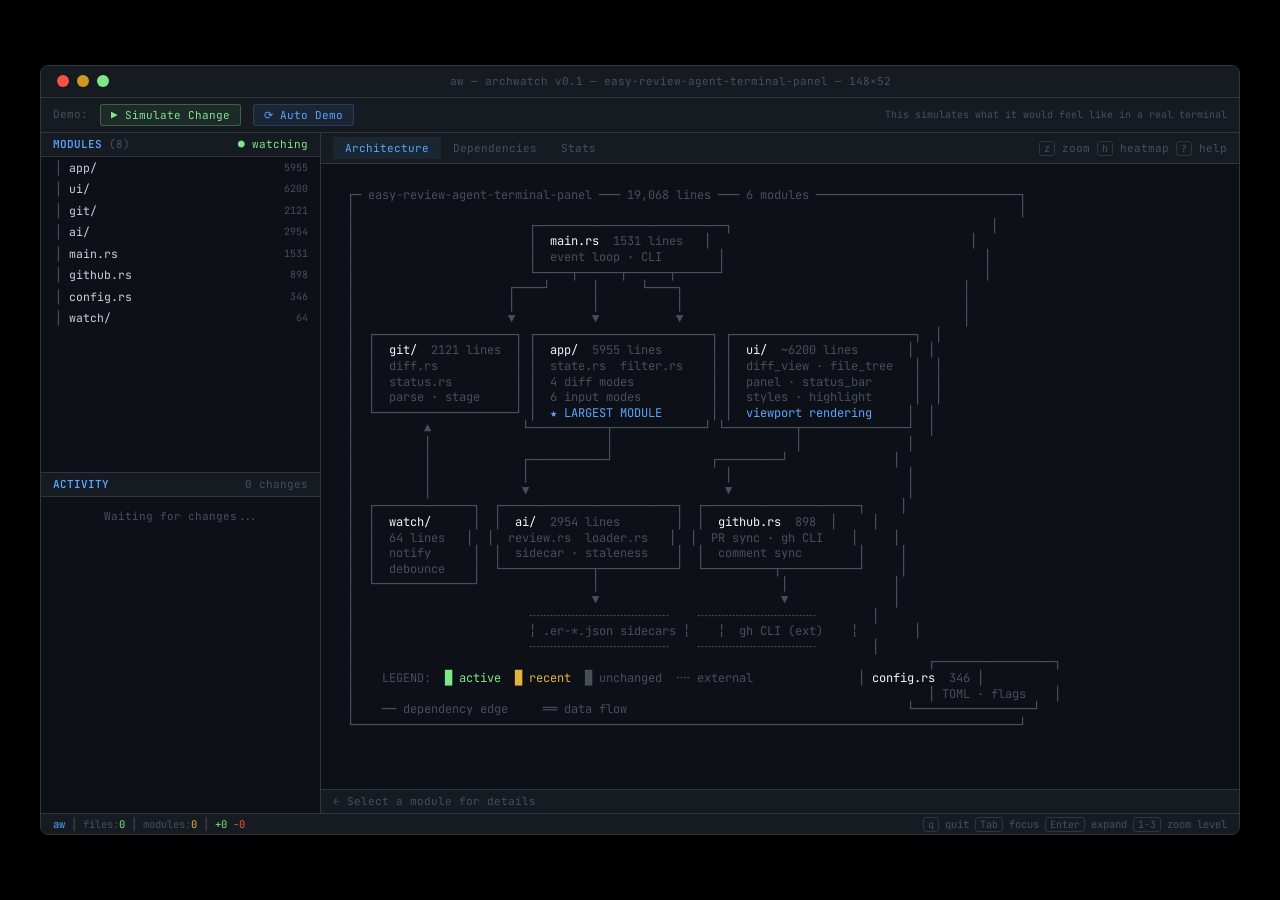
<file: archwatch-tui-mockup.html>
<!DOCTYPE html>
<html lang="en">
<head>
  <meta charset="UTF-8">
  <meta name="viewport" content="width=device-width, initial-scale=1.0">
  <title>ArchWatch TUI Mockup — Terminal Simulation</title>
  <link rel="preconnect" href="https://fonts.googleapis.com">
  <link rel="preconnect" href="https://fonts.gstatic.com" crossorigin>
  <link href="https://fonts.googleapis.com/css2?family=JetBrains+Mono:wght@300;400;500;600;700&display=swap" rel="stylesheet">
  <style>
    * { box-sizing: border-box; margin: 0; padding: 0; }

    :root {
      --bg: #0d1117;
      --surface: #161b22;
      --border: #30363d;
      --text: #c9d1d9;
      --text-dim: #484f58;
      --text-bright: #f0f6fc;
      --accent: #58a6ff;
      --green: #7ee787;
      --green-dim: #238636;
      --red: #f85149;
      --yellow: #d29922;
      --yellow-bright: #e3b341;
      --purple: #bc8cff;
      --cyan: #39c5cf;
      --orange: #f0883e;
    }

    body {
      background: #000;
      color: var(--text);
      font-family: 'JetBrains Mono', monospace;
      font-size: 13px;
      line-height: 1.4;
      display: flex;
      align-items: center;
      justify-content: center;
      min-height: 100vh;
      padding: 20px;
    }

    .terminal {
      background: var(--bg);
      border: 1px solid var(--border);
      border-radius: 8px;
      width: 100%;
      max-width: 1200px;
      overflow: hidden;
      box-shadow: 0 16px 48px rgba(0,0,0,0.6);
    }

    .terminal-titlebar {
      background: var(--surface);
      border-bottom: 1px solid var(--border);
      padding: 8px 16px;
      display: flex;
      align-items: center;
      gap: 8px;
    }
    .terminal-dot { width: 12px; height: 12px; border-radius: 50%; }
    .dot-red { background: #f85149; }
    .dot-yellow { background: #d29922; }
    .dot-green { background: #7ee787; }
    .terminal-title {
      flex: 1;
      text-align: center;
      font-size: 11px;
      color: var(--text-dim);
    }

    .terminal-body {
      padding: 0;
      font-size: 12.5px;
      line-height: 1.35;
      overflow: hidden;
    }

    /* TUI layout */
    .tui-container {
      display: flex;
      height: 680px;
    }

    .tui-sidebar {
      width: 280px;
      border-right: 1px solid var(--border);
      display: flex;
      flex-direction: column;
      overflow: hidden;
    }

    .tui-main {
      flex: 1;
      display: flex;
      flex-direction: column;
      overflow: hidden;
    }

    .tui-header {
      background: var(--surface);
      border-bottom: 1px solid var(--border);
      padding: 4px 12px;
      font-size: 11px;
      display: flex;
      align-items: center;
      justify-content: space-between;
      color: var(--text-dim);
    }

    .tui-header .label { color: var(--accent); font-weight: 600; }
    .tui-header .active-label { color: var(--green); }

    .tui-content {
      flex: 1;
      overflow-y: auto;
      padding: 0;
    }

    .tui-content::-webkit-scrollbar { width: 4px; }
    .tui-content::-webkit-scrollbar-track { background: var(--bg); }
    .tui-content::-webkit-scrollbar-thumb { background: var(--border); border-radius: 2px; }

    .tui-statusbar {
      background: var(--surface);
      border-top: 1px solid var(--border);
      padding: 3px 12px;
      font-size: 10.5px;
      display: flex;
      justify-content: space-between;
      color: var(--text-dim);
    }

    /* Diagram area */
    .diagram-ascii {
      padding: 8px 12px;
      white-space: pre;
      font-size: 12px;
      line-height: 1.3;
      color: var(--text-dim);
      min-height: 100%;
      position: relative;
    }

    /* Sidebar file list */
    .file-entry {
      padding: 3px 12px;
      font-size: 11.5px;
      cursor: pointer;
      display: flex;
      justify-content: space-between;
      align-items: center;
      border-left: 2px solid transparent;
      transition: all 0.15s;
    }
    .file-entry:hover { background: rgba(88,166,255,0.06); }
    .file-entry.selected { background: rgba(88,166,255,0.1); border-left-color: var(--accent); }
    .file-entry.changed-active {
      border-left-color: var(--green);
      background: rgba(126,231,135,0.06);
    }
    .file-entry.changed-recent {
      border-left-color: var(--yellow);
      background: rgba(210,153,34,0.04);
    }

    .file-name { color: var(--text); }
    .file-lines { color: var(--text-dim); font-size: 10px; }
    .file-badge {
      font-size: 9px;
      padding: 1px 5px;
      border-radius: 3px;
      font-weight: 600;
    }
    .badge-active { background: rgba(126,231,135,0.15); color: var(--green); }
    .badge-recent { background: rgba(210,153,34,0.12); color: var(--yellow-bright); }

    /* Activity feed */
    .activity-entry {
      padding: 6px 12px;
      border-bottom: 1px solid rgba(48,54,61,0.4);
      font-size: 11px;
    }
    .activity-time { color: var(--text-dim); font-size: 10px; }
    .activity-file { color: var(--accent); }
    .activity-desc { color: var(--text-dim); font-size: 10.5px; }
    .activity-stats { font-size: 10px; }

    /* Keyboard hints */
    .kbd {
      background: var(--surface);
      border: 1px solid var(--border);
      border-radius: 3px;
      padding: 0px 4px;
      font-size: 10px;
      color: var(--text-dim);
    }

    /* Color classes */
    .c-green { color: var(--green); }
    .c-red { color: var(--red); }
    .c-yellow { color: var(--yellow-bright); }
    .c-accent { color: var(--accent); }
    .c-purple { color: var(--purple); }
    .c-cyan { color: var(--cyan); }
    .c-dim { color: var(--text-dim); }
    .c-bright { color: var(--text-bright); }
    .c-orange { color: var(--orange); }

    /* Pulsing for active nodes */
    @keyframes ascii-pulse {
      0%, 100% { opacity: 1; }
      50% { opacity: 0.5; }
    }
    .ascii-pulse { animation: ascii-pulse 1.5s ease-in-out infinite; }

    @keyframes ascii-glow {
      0%, 100% { opacity: 0.9; }
      50% { opacity: 0.6; }
    }
    .ascii-glow { animation: ascii-glow 2.5s ease-in-out infinite; }

    /* Tab switcher */
    .view-tabs {
      display: flex;
      gap: 0;
    }
    .view-tab {
      padding: 4px 12px;
      font-size: 11px;
      cursor: pointer;
      border: none;
      background: none;
      color: var(--text-dim);
      font-family: 'JetBrains Mono', monospace;
      transition: all 0.15s;
    }
    .view-tab.active {
      color: var(--accent);
      background: rgba(88,166,255,0.08);
    }
    .view-tab:hover:not(.active) { color: var(--text); }

    /* Controls bar */
    .controls-bar {
      background: var(--surface);
      border-bottom: 1px solid var(--border);
      padding: 6px 12px;
      display: flex;
      align-items: center;
      gap: 12px;
    }
    .control-btn {
      background: rgba(88,166,255,0.08);
      border: 1px solid rgba(88,166,255,0.2);
      color: var(--accent);
      padding: 3px 10px;
      border-radius: 3px;
      font-family: 'JetBrains Mono', monospace;
      font-size: 11px;
      cursor: pointer;
      transition: all 0.15s;
    }
    .control-btn:hover { background: rgba(88,166,255,0.15); }
    .control-btn.green {
      background: rgba(126,231,135,0.08);
      border-color: rgba(126,231,135,0.3);
      color: var(--green);
    }
    .control-btn.green:hover { background: rgba(126,231,135,0.15); }
    .control-btn.red {
      background: rgba(248,81,73,0.08);
      border-color: rgba(248,81,73,0.3);
      color: var(--red);
    }
  </style>
</head>
<body>

<div class="terminal">
  <!-- Title bar -->
  <div class="terminal-titlebar">
    <div class="terminal-dot dot-red"></div>
    <div class="terminal-dot dot-yellow"></div>
    <div class="terminal-dot dot-green"></div>
    <div class="terminal-title">aw — archwatch v0.1 — easy-review-agent-terminal-panel — 148×52</div>
  </div>

  <!-- Controls (simulated, outside terminal chrome) -->
  <div class="controls-bar">
    <span style="font-size:11px; color: var(--text-dim);">Demo:</span>
    <button class="control-btn green" onclick="simulateChange()">▶ Simulate Change</button>
    <button class="control-btn" id="auto-btn" onclick="toggleAutoDemo()">⟳ Auto Demo</button>
    <span style="flex:1"></span>
    <span style="font-size:10px; color: var(--text-dim);">This simulates what it would feel like in a real terminal</span>
  </div>

  <div class="terminal-body">
    <div class="tui-container">

      <!-- LEFT SIDEBAR -->
      <div class="tui-sidebar">
        <!-- Sidebar header -->
        <div class="tui-header">
          <span><span class="label">MODULES</span> <span class="c-dim">(8)</span></span>
          <span class="active-label" id="watch-indicator">● watching</span>
        </div>

        <!-- Module list -->
        <div class="tui-content" id="module-list" style="flex: 1; border-bottom: 1px solid var(--border);">
          <!-- populated by JS -->
        </div>

        <!-- Activity header -->
        <div class="tui-header">
          <span><span class="label">ACTIVITY</span></span>
          <span class="c-dim" id="activity-count">0 changes</span>
        </div>

        <!-- Activity feed -->
        <div class="tui-content" id="activity-feed" style="flex: 1;">
          <div style="padding: 12px; color: var(--text-dim); font-size: 11px; text-align: center;">
            Waiting for changes...
          </div>
        </div>
      </div>

      <!-- MAIN DIAGRAM AREA -->
      <div class="tui-main">
        <div class="tui-header">
          <div class="view-tabs">
            <button class="view-tab active" data-view="arch" onclick="switchView('arch')">Architecture</button>
            <button class="view-tab" data-view="deps" onclick="switchView('deps')">Dependencies</button>
            <button class="view-tab" data-view="stats" onclick="switchView('stats')">Stats</button>
          </div>
          <span class="c-dim">
            <span class="kbd">z</span> zoom
            <span class="kbd">h</span> heatmap
            <span class="kbd">?</span> help
          </span>
        </div>

        <!-- Diagram content -->
        <div class="tui-content" style="flex: 1;">
          <div class="diagram-ascii" id="diagram-area"><!-- populated by JS --></div>
        </div>

        <!-- Detail bar at bottom of diagram area -->
        <div id="detail-bar" class="tui-header" style="min-height: 22px; border-top: 1px solid var(--border); border-bottom: none;">
          <span class="c-dim" id="detail-text">← Select a module for details</span>
          <span class="c-dim" id="detail-right"></span>
        </div>
      </div>
    </div>

    <!-- Status bar -->
    <div class="tui-statusbar">
      <span>
        <span class="c-accent">aw</span>
        <span class="c-dim">│</span>
        <span class="c-dim">files:</span><span class="c-green" id="sb-files">0</span>
        <span class="c-dim">│</span>
        <span class="c-dim">modules:</span><span class="c-yellow" id="sb-modules">0</span>
        <span class="c-dim">│</span>
        <span class="c-green" id="sb-added">+0</span>
        <span class="c-red" id="sb-removed">-0</span>
      </span>
      <span>
        <span class="kbd">q</span><span class="c-dim"> quit</span>
        <span class="kbd">Tab</span><span class="c-dim"> focus</span>
        <span class="kbd">Enter</span><span class="c-dim"> expand</span>
        <span class="kbd">1-3</span><span class="c-dim"> zoom level</span>
      </span>
    </div>
  </div>
</div>

<script>
  // ===================== STATE =====================
  const modules = [
    { id: 'app',     name: 'app/',       files: ['state.rs','filter.rs'], lines: 5955, status: 'normal', desc: 'App state, navigation, comments, filter system' },
    { id: 'ui',      name: 'ui/',        files: ['diff_view.rs','file_tree.rs','panel.rs','status_bar.rs','styles.rs','highlight.rs','overlay.rs','settings.rs'], lines: 6200, status: 'normal', desc: 'Ratatui rendering, viewport-based, syntax highlighting' },
    { id: 'git',     name: 'git/',       files: ['diff.rs','status.rs'], lines: 2121, status: 'normal', desc: 'Git diff parsing, staging, worktrees, commit log' },
    { id: 'ai',      name: 'ai/',        files: ['review.rs','loader.rs','relocate.rs'], lines: 2954, status: 'normal', desc: 'AI review data model, sidecar loader, comment relocation' },
    { id: 'main',    name: 'main.rs',    files: ['main.rs'], lines: 1531, status: 'normal', desc: 'Event loop, CLI parsing, input routing' },
    { id: 'github',  name: 'github.rs',  files: ['github.rs'], lines: 898, status: 'normal', desc: 'GitHub PR sync, gh CLI wrapper' },
    { id: 'config',  name: 'config.rs',  files: ['config.rs'], lines: 346, status: 'normal', desc: 'TOML config, feature flags, settings' },
    { id: 'watch',   name: 'watch/',     files: ['mod.rs'], lines: 64, status: 'normal', desc: 'File watcher, notify + debounce' },
  ];

  const changeScenarios = [
    { moduleId: 'ui', file: 'diff_view.rs', desc: 'Update viewport rendering', added: 23, removed: 8 },
    { moduleId: 'app', file: 'state.rs', desc: 'Add bookmark nav to App', added: 45, removed: 12 },
    { moduleId: 'git', file: 'diff.rs', desc: 'Fix binary file parser', added: 7, removed: 3 },
    { moduleId: 'ai', file: 'review.rs', desc: 'Add staleness check', added: 18, removed: 5 },
    { moduleId: 'ui', file: 'styles.rs', desc: 'Adjust highlight contrast', added: 4, removed: 4 },
    { moduleId: 'main', file: 'main.rs', desc: 'Wire split diff keybind', added: 12, removed: 2 },
    { moduleId: 'github', file: 'github.rs', desc: 'PR merge commit detect', added: 31, removed: 9 },
    { moduleId: 'config', file: 'config.rs', desc: 'Add blame feature flag', added: 8, removed: 1 },
    { moduleId: 'app', file: 'filter.rs', desc: 'New "modified only" preset', added: 15, removed: 0 },
    { moduleId: 'watch', file: 'mod.rs', desc: 'Watch .git/refs/', added: 11, removed: 3 },
    { moduleId: 'ai', file: 'loader.rs', desc: 'Switch to inotify', added: 28, removed: 14 },
    { moduleId: 'ui', file: 'file_tree.rs', desc: 'Change count badges', added: 19, removed: 6 },
  ];

  let scenarioIdx = 0;
  let activityLog = [];
  let stats = { files: 0, modules: new Set(), added: 0, removed: 0 };
  let autoRunning = false;
  let autoTimer = null;
  let selectedModule = null;

  // ===================== RENDER MODULE LIST =====================
  function renderModuleList() {
    const el = document.getElementById('module-list');
    el.innerHTML = modules.map(m => {
      const sel = selectedModule === m.id ? ' selected' : '';
      const statusClass = m.status === 'active' ? ' changed-active' : m.status === 'recent' ? ' changed-recent' : '';
      const badge = m.status === 'active'
        ? '<span class="file-badge badge-active">CHANGED</span>'
        : m.status === 'recent'
        ? '<span class="file-badge badge-recent">recent</span>'
        : `<span class="file-lines">${m.lines}</span>`;
      return `<div class="file-entry${sel}${statusClass}" onclick="selectModule('${m.id}')">
        <span class="file-name">${m.status === 'active' ? '<span class="c-green">▌</span>' : m.status === 'recent' ? '<span class="c-yellow">▌</span>' : '<span class="c-dim">│</span>'} ${m.name}</span>
        ${badge}
      </div>`;
    }).join('');
  }

  // ===================== RENDER ASCII DIAGRAM =====================
  function renderDiagram() {
    const s = (id) => {
      const m = modules.find(x => x.id === id);
      if (m.status === 'active') return 'c-green ascii-pulse';
      if (m.status === 'recent') return 'c-yellow ascii-glow';
      return 'c-dim';
    };
    const b = (id) => {
      const m = modules.find(x => x.id === id);
      if (m.status === 'active') return 'c-green';
      if (m.status === 'recent') return 'c-yellow';
      return 'c-dim';
    };
    const n = (id) => {
      const m = modules.find(x => x.id === id);
      if (m.status === 'active') return 'c-green';
      if (m.status === 'recent') return 'c-yellow-bright';
      return 'c-bright';
    };
    const e = (id) => {
      const m = modules.find(x => x.id === id);
      if (m.status === 'active') return 'c-green';
      if (m.status === 'recent') return 'c-yellow';
      return 'c-dim';
    };
    const ln = (id) => {
      const m = modules.find(x => x.id === id);
      return m.lines;
    };

    document.getElementById('diagram-area').innerHTML = `
<span class="c-dim">  ┌─ easy-review-agent-terminal-panel ─── 19,068 lines ─── 6 modules ─────────────────────────────┐</span>
<span class="c-dim">  │                                                                                               │</span>
<span class="c-dim">  │</span>                         <span class="${b('main')}">┌───────────────────────────┐</span>                                     <span class="c-dim">│</span>
<span class="c-dim">  │</span>                         <span class="${b('main')}">│</span>  <span class="${n('main')}">main.rs</span>  <span class="c-dim">${ln('main')} lines</span>   <span class="${b('main')}">│</span>                                     <span class="c-dim">│</span>
<span class="c-dim">  │</span>                         <span class="${b('main')}">│</span>  <span class="c-dim">event loop · CLI</span>        <span class="${b('main')}">│</span>                                     <span class="c-dim">│</span>
<span class="c-dim">  │</span>                         <span class="${b('main')}">└─────┬──────┬──────┬──────┘</span>                                     <span class="c-dim">│</span>
<span class="c-dim">  │</span>                      <span class="${e('main')}">┌────┘</span>      <span class="${e('main')}">│</span>      <span class="${e('main')}">└────┐</span>                                        <span class="c-dim">│</span>
<span class="c-dim">  │</span>                      <span class="${e('main')}">│</span>           <span class="${e('main')}">│</span>           <span class="${e('main')}">│</span>                                        <span class="c-dim">│</span>
<span class="c-dim">  │</span>                      <span class="${e('main')}">▼</span>           <span class="${e('main')}">▼</span>           <span class="${e('main')}">▼</span>                                        <span class="c-dim">│</span>
<span class="c-dim">  │</span>  <span class="${b('git')}">┌────────────────────┐</span> <span class="${b('app')}">┌─────────────────────────┐</span> <span class="${b('ui')}">┌──────────────────────────┐</span>  <span class="c-dim">│</span>
<span class="c-dim">  │</span>  <span class="${b('git')}">│</span>  <span class="${n('git')}">git/</span>  <span class="c-dim">${ln('git')} lines</span>  <span class="${b('git')}">│</span> <span class="${b('app')}">│</span>  <span class="${n('app')}">app/</span>  <span class="c-dim">${ln('app')} lines</span>       <span class="${b('app')}">│</span> <span class="${b('ui')}">│</span>  <span class="${n('ui')}">ui/</span>  <span class="c-dim">~${ln('ui')} lines</span>       <span class="${b('ui')}">│</span>  <span class="c-dim">│</span>
<span class="c-dim">  │</span>  <span class="${b('git')}">│</span>  <span class="c-dim">diff.rs</span>           <span class="${b('git')}">│</span> <span class="${b('app')}">│</span>  <span class="c-dim">state.rs  filter.rs</span>    <span class="${b('app')}">│</span> <span class="${b('ui')}">│</span>  <span class="c-dim">diff_view · file_tree</span>   <span class="${b('ui')}">│</span>  <span class="c-dim">│</span>
<span class="c-dim">  │</span>  <span class="${b('git')}">│</span>  <span class="c-dim">status.rs</span>         <span class="${b('git')}">│</span> <span class="${b('app')}">│</span>  <span class="c-dim">4 diff modes</span>           <span class="${b('app')}">│</span> <span class="${b('ui')}">│</span>  <span class="c-dim">panel · status_bar</span>      <span class="${b('ui')}">│</span>  <span class="c-dim">│</span>
<span class="c-dim">  │</span>  <span class="${b('git')}">│</span>  <span class="c-dim">parse · stage</span>     <span class="${b('git')}">│</span> <span class="${b('app')}">│</span>  <span class="c-dim">6 input modes</span>          <span class="${b('app')}">│</span> <span class="${b('ui')}">│</span>  <span class="c-dim">styles · highlight</span>      <span class="${b('ui')}">│</span>  <span class="c-dim">│</span>
<span class="c-dim">  │</span>  <span class="${b('git')}">└────────────────────┘</span> <span class="${b('app')}">│</span>  <span class="c-accent">★ LARGEST MODULE</span>       <span class="${b('app')}">│</span> <span class="${b('ui')}">│</span>  <span class="c-accent">viewport rendering</span>     <span class="${b('ui')}">│</span>  <span class="c-dim">│</span>
<span class="c-dim">  │</span>          <span class="${e('git')}">▲</span>             <span class="${b('app')}">└───────────┬─────────────┘</span> <span class="${b('ui')}">└──────────┬───────────────┘</span>  <span class="c-dim">│</span>
<span class="c-dim">  │</span>          <span class="${e('git')}">│</span>                         <span class="${e('app')}">│</span>                          <span class="${e('ui')}">│</span>               <span class="c-dim">│</span>
<span class="c-dim">  │</span>          <span class="${e('git')}">│</span>             <span class="${e('app')}">┌───────────┘</span>              <span class="${e('ui')}">┌─────────┘</span>               <span class="c-dim">│</span>
<span class="c-dim">  │</span>          <span class="${e('git')}">│</span>             <span class="${e('app')}">│</span>                            <span class="${e('ui')}">│</span>                         <span class="c-dim">│</span>
<span class="c-dim">  │</span>          <span class="${e('git')}">│</span>             <span class="${e('app')}">▼</span>                            <span class="${e('ui')}">▼</span>                         <span class="c-dim">│</span>
<span class="c-dim">  │</span>  <span class="${b('watch')}">┌──────────────┐</span>  <span class="${b('ai')}">┌─────────────────────────┐</span>  <span class="${b('github')}">┌──────────────────────┐</span>     <span class="c-dim">│</span>
<span class="c-dim">  │</span>  <span class="${b('watch')}">│</span>  <span class="${n('watch')}">watch/</span>      <span class="${b('watch')}">│</span>  <span class="${b('ai')}">│</span>  <span class="${n('ai')}">ai/</span>  <span class="c-dim">${ln('ai')} lines</span>        <span class="${b('ai')}">│</span>  <span class="${b('github')}">│</span>  <span class="${n('github')}">github.rs</span>  <span class="c-dim">${ln('github')}</span>  <span class="${b('github')}">│</span>     <span class="c-dim">│</span>
<span class="c-dim">  │</span>  <span class="${b('watch')}">│</span>  <span class="c-dim">${ln('watch')} lines</span>   <span class="${b('watch')}">│</span>  <span class="${b('ai')}">│</span>  <span class="c-dim">review.rs  loader.rs</span>   <span class="${b('ai')}">│</span>  <span class="${b('github')}">│</span>  <span class="c-dim">PR sync · gh CLI</span>    <span class="${b('github')}">│</span>     <span class="c-dim">│</span>
<span class="c-dim">  │</span>  <span class="${b('watch')}">│</span>  <span class="c-dim">notify</span>      <span class="${b('watch')}">│</span>  <span class="${b('ai')}">│</span>  <span class="c-dim">sidecar · staleness</span>    <span class="${b('ai')}">│</span>  <span class="${b('github')}">│</span>  <span class="c-dim">comment sync</span>        <span class="${b('github')}">│</span>     <span class="c-dim">│</span>
<span class="c-dim">  │</span>  <span class="${b('watch')}">│</span>  <span class="c-dim">debounce</span>    <span class="${b('watch')}">│</span>  <span class="${b('ai')}">└─────────────┬───────────┘</span>  <span class="${b('github')}">└──────────┬───────────┘</span>     <span class="c-dim">│</span>
<span class="c-dim">  │</span>  <span class="${b('watch')}">└──────────────┘</span>                <span class="${e('ai')}">│</span>                          <span class="${e('github')}">│</span>               <span class="c-dim">│</span>
<span class="c-dim">  │</span>                                  <span class="${e('ai')}">▼</span>                          <span class="${e('github')}">▼</span>               <span class="c-dim">│</span>
<span class="c-dim">  │</span>                         <span class="c-dim">╌╌╌╌╌╌╌╌╌╌╌╌╌╌╌╌╌╌╌╌</span>    <span class="c-dim">╌╌╌╌╌╌╌╌╌╌╌╌╌╌╌╌╌</span>        <span class="c-dim">│</span>
<span class="c-dim">  │</span>                         <span class="c-dim">╎ .er-*.json sidecars ╎</span>    <span class="c-dim">╎  gh CLI (ext)    ╎</span>        <span class="c-dim">│</span>
<span class="c-dim">  │</span>                         <span class="c-dim">╌╌╌╌╌╌╌╌╌╌╌╌╌╌╌╌╌╌╌╌</span>    <span class="c-dim">╌╌╌╌╌╌╌╌╌╌╌╌╌╌╌╌╌</span>        <span class="c-dim">│</span>
<span class="c-dim">  │</span>                                                                                  <span class="${b('config')}">┌─────────────────┐</span>
<span class="c-dim">  │</span>    <span class="c-dim">LEGEND:</span>  <span class="c-green">█ active</span>  <span class="c-yellow">█ recent</span>  <span class="c-dim">█ unchanged</span>  <span class="c-dim">╌╌ external</span>               <span class="${b('config')}">│</span> <span class="${n('config')}">config.rs</span>  <span class="c-dim">${ln('config')}</span> <span class="${b('config')}">│</span>
<span class="c-dim">  │</span>                                                                                  <span class="${b('config')}">│</span> <span class="c-dim">TOML · flags</span>    <span class="${b('config')}">│</span>
<span class="c-dim">  │</span>    <span class="c-dim">── dependency edge     ══ data flow</span>                                        <span class="${b('config')}">└─────────────────┘</span>
<span class="c-dim">  └───────────────────────────────────────────────────────────────────────────────────────────────┘</span>`;
  }

  // ===================== SELECT MODULE =====================
  function selectModule(id) {
    selectedModule = id;
    const m = modules.find(x => x.id === id);
    document.getElementById('detail-text').innerHTML =
      `<span class="${m.status === 'active' ? 'c-green' : m.status === 'recent' ? 'c-yellow' : 'c-accent'}">${m.name}</span> <span class="c-dim">—</span> ${m.desc}`;
    document.getElementById('detail-right').innerHTML =
      `<span class="c-dim">${m.lines} lines</span> <span class="c-dim">│</span> <span class="c-dim">${m.files.length} files</span>`;
    renderModuleList();
  }

  // ===================== SIMULATE CHANGE =====================
  function simulateChange() {
    const scenario = changeScenarios[scenarioIdx % changeScenarios.length];
    scenarioIdx++;

    // Update module status
    const m = modules.find(x => x.id === scenario.moduleId);
    m.status = 'active';

    // Stats
    stats.files++;
    stats.modules.add(scenario.moduleId);
    stats.added += scenario.added;
    stats.removed += scenario.removed;

    document.getElementById('sb-files').textContent = stats.files;
    document.getElementById('sb-modules').textContent = stats.modules.size;
    document.getElementById('sb-added').textContent = '+' + stats.added;
    document.getElementById('sb-removed').textContent = '-' + stats.removed;

    // Activity log
    activityLog.unshift({ ...scenario, time: new Date() });
    document.getElementById('activity-count').textContent = activityLog.length + ' changes';

    // Auto-select the changed module
    selectModule(scenario.moduleId);

    // Re-render
    renderDiagram();
    renderModuleList();
    renderActivityFeed();

    // Fade to recent after 3s
    setTimeout(() => {
      if (m.status === 'active') {
        m.status = 'recent';
        renderDiagram();
        renderModuleList();
      }
    }, 3000);

    // Fade to normal after 12s
    setTimeout(() => {
      if (m.status === 'recent') {
        m.status = 'normal';
        renderDiagram();
        renderModuleList();
      }
    }, 12000);
  }

  function renderActivityFeed() {
    const el = document.getElementById('activity-feed');
    if (activityLog.length === 0) return;
    el.innerHTML = activityLog.slice(0, 15).map(entry => {
      const age = Date.now() - entry.time.getTime();
      const timeStr = age < 60000 ? `${Math.round(age/1000)}s ago` : `${Math.round(age/60000)}m ago`;
      const m = modules.find(x => x.id === entry.moduleId);
      const color = m.status === 'active' ? 'c-green' : m.status === 'recent' ? 'c-yellow' : 'c-dim';
      return `<div class="activity-entry">
        <div>
          <span class="${color}">${entry.moduleId}/</span><span class="activity-file">${entry.file}</span>
          <span class="activity-time" style="float:right">${timeStr}</span>
        </div>
        <div class="activity-desc">${entry.desc}</div>
        <div class="activity-stats"><span class="c-green">+${entry.added}</span> <span class="c-red">-${entry.removed}</span></div>
      </div>`;
    }).join('');
  }

  // ===================== AUTO DEMO =====================
  function toggleAutoDemo() {
    if (autoRunning) {
      clearInterval(autoTimer);
      autoRunning = false;
      document.getElementById('auto-btn').textContent = '⟳ Auto Demo';
      document.getElementById('auto-btn').classList.remove('red');
      return;
    }
    autoRunning = true;
    document.getElementById('auto-btn').textContent = '⏹ Stop';
    document.getElementById('auto-btn').classList.add('red');
    simulateChange();
    autoTimer = setInterval(() => {
      simulateChange();
      if (Math.random() > 0.65) setTimeout(() => simulateChange(), 350);
    }, 2200 + Math.random() * 1200);
  }

  // ===================== VIEW SWITCHING =====================
  function switchView(view) {
    document.querySelectorAll('.view-tab').forEach(t => t.classList.toggle('active', t.dataset.view === view));
    if (view === 'arch') {
      renderDiagram();
    } else if (view === 'deps') {
      renderDepsView();
    } else if (view === 'stats') {
      renderStatsView();
    }
  }

  function renderDepsView() {
    const area = document.getElementById('diagram-area');
    const depMap = {
      'main.rs': ['app/', 'ui/', 'git/', 'watch/', 'config.rs', 'ai/'],
      'app/': ['git/', 'ai/', 'config.rs'],
      'ui/': ['app/', 'ai/'],
      'github.rs': ['git/'],
      'git/': [],
      'ai/': [],
      'watch/': [],
      'config.rs': [],
    };
    let lines = [];
    lines.push(`<span class="c-accent">  Dependency Matrix</span>`);
    lines.push(``);
    lines.push(`<span class="c-dim">  MODULE         │ DEPENDS ON                           │ DEPENDED ON BY</span>`);
    lines.push(`<span class="c-dim">  ───────────────┼──────────────────────────────────────┼─────────────────────────</span>`);
    Object.entries(depMap).forEach(([mod, deps]) => {
      const dependedBy = Object.entries(depMap).filter(([k,v]) => v.includes(mod)).map(([k]) => k);
      const m = modules.find(x => x.name === mod);
      const color = m && m.status === 'active' ? 'c-green' : m && m.status === 'recent' ? 'c-yellow' : 'c-bright';
      lines.push(`  <span class="${color}">${mod.padEnd(15)}</span><span class="c-dim">│</span> ${(deps.join(', ') || '—').padEnd(37)}<span class="c-dim">│</span> ${dependedBy.join(', ') || '—'}`);
    });
    lines.push(``);
    lines.push(`<span class="c-dim">  Highest fan-out: </span><span class="c-accent">main.rs</span><span class="c-dim"> (6 deps)</span>`);
    lines.push(`<span class="c-dim">  Highest fan-in:  </span><span class="c-accent">git/</span><span class="c-dim"> (3 dependents)</span>`);
    lines.push(`<span class="c-dim">  Leaf modules:    </span><span class="c-dim">git/, ai/, watch/, config.rs (no outgoing deps)</span>`);
    area.innerHTML = lines.join('\n');
  }

  function renderStatsView() {
    const area = document.getElementById('diagram-area');
    const bar = (val, max, color) => {
      const width = Math.round((val / max) * 40);
      return `<span class="${color}">${'█'.repeat(width)}</span><span class="c-dim">${'░'.repeat(40 - width)}</span>`;
    };
    let lines = [];
    lines.push(`<span class="c-accent">  Module Size Distribution</span>`);
    lines.push(``);
    const sorted = [...modules].sort((a,b) => b.lines - a.lines);
    const maxLines = sorted[0].lines;
    sorted.forEach(m => {
      const color = m.status === 'active' ? 'c-green' : m.status === 'recent' ? 'c-yellow' : 'c-accent';
      lines.push(`  <span class="c-bright">${m.name.padEnd(14)}</span> ${bar(m.lines, maxLines, color)} <span class="c-dim">${m.lines}</span>`);
    });
    lines.push(``);
    lines.push(`<span class="c-dim">  Total: </span><span class="c-bright">19,068 lines</span><span class="c-dim"> across </span><span class="c-bright">8 modules</span>`);
    lines.push(`<span class="c-dim">  Average: </span><span class="c-bright">2,384 lines/module</span>`);
    lines.push(`<span class="c-dim">  Median:  </span><span class="c-bright">1,826 lines</span>`);
    lines.push(``);
    if (activityLog.length > 0) {
      lines.push(`<span class="c-accent">  Session Change Activity</span>`);
      lines.push(``);
      const modCounts = {};
      activityLog.forEach(a => { modCounts[a.moduleId] = (modCounts[a.moduleId] || 0) + 1; });
      Object.entries(modCounts).sort((a,b) => b[1] - a[1]).forEach(([mod, count]) => {
        const m = modules.find(x => x.id === mod);
        lines.push(`  <span class="c-bright">${m.name.padEnd(14)}</span> ${bar(count, Math.max(...Object.values(modCounts)), 'c-orange')} <span class="c-dim">${count} changes</span>`);
      });
    }
    area.innerHTML = lines.join('\n');
  }

  // ===================== INIT =====================
  renderModuleList();
  renderDiagram();

  // Refresh timestamps
  setInterval(() => {
    if (activityLog.length > 0) renderActivityFeed();
  }, 5000);
</script>

</body>
</html>
</file>
